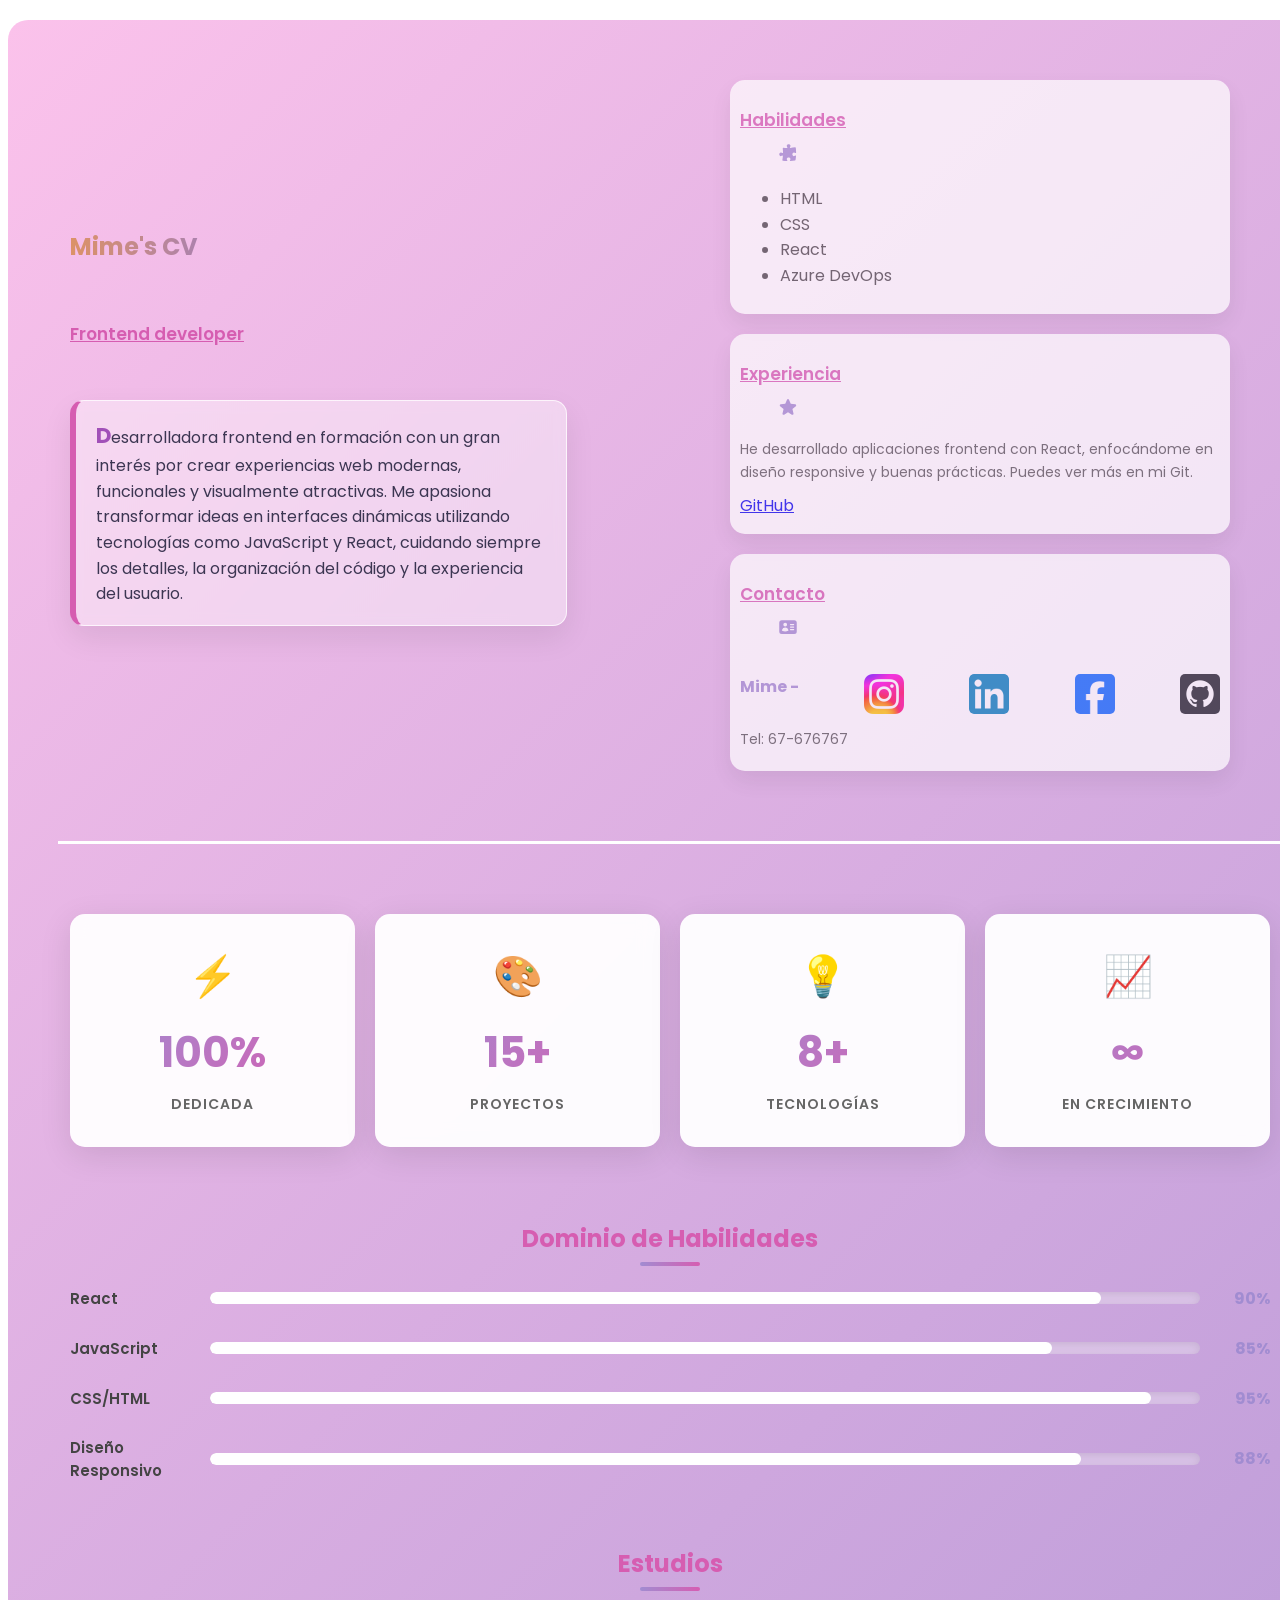
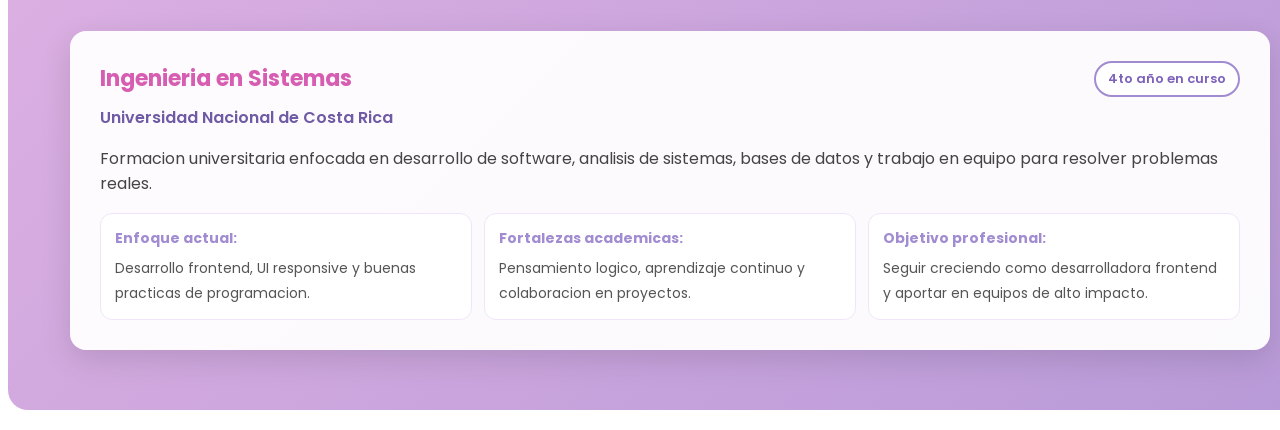
<file: index.html>
<!DOCTYPE html>
<html lang="en">
<head>
    <meta charset="UTF-8">
    <meta name="viewport" content="width=device-width, initial-scale=1.0">
    <link rel="stylesheet" href="style.css">
    <title>Document</title>
</head>
<body>
    <section class="container">
    <div class="main-content">
    <div class = "columnmain">
        <h1 class = "title">Mime's CV</h1>
        <h3 class = "subtitle"><u>Frontend developer</u></h3>
        <p class = "text">Desarrolladora frontend en formación con un gran interés por crear experiencias web modernas, funcionales y visualmente atractivas.  Me apasiona transformar ideas en interfaces dinámicas utilizando tecnologías como JavaScript y React, cuidando siempre los detalles, la organización del código y la experiencia del usuario.</p>
    </div>
    <div class = "column">

    <div class="card">
        <div class="card-content">
        <h3 class = "subtitle"><u>Habilidades</u></h3>
        <svg xmlns="http://www.w3.org/2000/svg" viewBox="0 0 24 24" fill="currentColor" class="size-6">
  <path d="M11.25 5.337c0-.355-.186-.676-.401-.959a1.647 1.647 0 0 1-.349-1.003c0-1.036 1.007-1.875 2.25-1.875S15 2.34 15 3.375c0 .369-.128.713-.349 1.003-.215.283-.401.604-.401.959 0 .332.278.598.61.578 1.91-.114 3.79-.342 5.632-.676a.75.75 0 0 1 .878.645 49.17 49.17 0 0 1 .376 5.452.657.657 0 0 1-.66.664c-.354 0-.675-.186-.958-.401a1.647 1.647 0 0 0-1.003-.349c-1.035 0-1.875 1.007-1.875 2.25s.84 2.25 1.875 2.25c.369 0 .713-.128 1.003-.349.283-.215.604-.401.959-.401.31 0 .557.262.534.571a48.774 48.774 0 0 1-.595 4.845.75.75 0 0 1-.61.61c-1.82.317-3.673.533-5.555.642a.58.58 0 0 1-.611-.581c0-.355.186-.676.401-.959.221-.29.349-.634.349-1.003 0-1.035-1.007-1.875-2.25-1.875s-2.25.84-2.25 1.875c0 .369.128.713.349 1.003.215.283.401.604.401.959a.641.641 0 0 1-.658.643 49.118 49.118 0 0 1-4.708-.36.75.75 0 0 1-.645-.878c.293-1.614.504-3.257.629-4.924A.53.53 0 0 0 5.337 15c-.355 0-.676.186-.959.401-.29.221-.634.349-1.003.349-1.036 0-1.875-1.007-1.875-2.25s.84-2.25 1.875-2.25c.369 0 .713.128 1.003.349.283.215.604.401.959.401a.656.656 0 0 0 .659-.663 47.703 47.703 0 0 0-.31-4.82.75.75 0 0 1 .83-.832c1.343.155 2.703.254 4.077.294a.64.64 0 0 0 .657-.642Z" />
</svg>
        <ul>
            <li class = "text">HTML</li>
            <li class = "text">CSS</li>
            <li class = "text">React</li>
            <li class = "text">Azure DevOps</li>
            </ul>
        </div>
    </div>

    <div class="card">
        <div class="card-content">
        <h3 class = "subtitle"><u>Experiencia</u></h3>
        <svg xmlns="http://www.w3.org/2000/svg" viewBox="0 0 24 24" fill="currentColor" class="size-6">
  <path fill-rule="evenodd" d="M10.788 3.21c.448-1.077 1.976-1.077 2.424 0l2.082 5.006 5.404.434c1.164.093 1.636 1.545.749 2.305l-4.117 3.527 1.257 5.273c.271 1.136-.964 2.033-1.96 1.425L12 18.354 7.373 21.18c-.996.608-2.231-.29-1.96-1.425l1.257-5.273-4.117-3.527c-.887-.76-.415-2.212.749-2.305l5.404-.434 2.082-5.005Z" clip-rule="evenodd" />
</svg>

        <p class = "text">He desarrollado aplicaciones frontend con React, enfocándome en diseño responsive y buenas prácticas. Puedes ver más en mi Git.</p>
        <a href="https://github.com/mimecaes" target="_blank">GitHub</a>
        </div>
    </div>

    <div class="card"> 
       
        <div class="card-content">
        <h3 class = "subtitle"><u>Contacto</u></h3>
         <svg xmlns="http://www.w3.org/2000/svg" viewBox="0 0 24 24" fill="currentColor" class="size-6">
  <path fill-rule="evenodd" d="M4.5 3.75a3 3 0 0 0-3 3v10.5a3 3 0 0 0 3 3h15a3 3 0 0 0 3-3V6.75a3 3 0 0 0-3-3h-15Zm4.125 3a2.25 2.25 0 1 0 0 4.5 2.25 2.25 0 0 0 0-4.5Zm-3.873 8.703a4.126 4.126 0 0 1 7.746 0 .75.75 0 0 1-.351.92 7.47 7.47 0 0 1-3.522.877 7.47 7.47 0 0 1-3.522-.877.75.75 0 0 1-.351-.92ZM15 8.25a.75.75 0 0 0 0 1.5h3.75a.75.75 0 0 0 0-1.5H15ZM14.25 12a.75.75 0 0 1 .75-.75h3.75a.75.75 0 0 1 0 1.5H15a.75.75 0 0 1-.75-.75Zm.75 2.25a.75.75 0 0 0 0 1.5h3.75a.75.75 0 0 0 0-1.5H15Z" clip-rule="evenodd" />
</svg>

        <div class = "row">
        <span>Mime -</span>
        <img src="src/Instagram_logo_2022.svg.png">
        <img src="src/LinkedIn_icon.svg.png">
        <img src="src/unnamed.webp">
        <img src="src/github-6980894_640.webp">
        </div>
        <p class = "text">Tel: 67-676767</p>
        </div>
    </div>
    </div>
    </div>

    <div class="divider-full"></div>

    <div class="showcase-container">
        <div class="stats-section">
            <div class="stat-item">
                <div class="stat-icon">⚡</div>
                <div class="stat-value">100%</div>
                <div class="stat-label">Dedicada</div>
            </div>
            <div class="stat-item">
                <div class="stat-icon">🎨</div>
                <div class="stat-value">15+</div>
                <div class="stat-label">Proyectos</div>
            </div>
            <div class="stat-item">
                <div class="stat-icon">💡</div>
                <div class="stat-value">8+</div>
                <div class="stat-label">Tecnologías</div>
            </div>
            <div class="stat-item">
                <div class="stat-icon">📈</div>
                <div class="stat-value">∞</div>
                <div class="stat-label">En Crecimiento</div>
            </div>
        </div>

        <div class="skills-visual">
            <h3 class="showcase-title">Dominio de Habilidades</h3>
            <div class="skill-bar-container">
                <div class="skill-bar-item">
                    <div class="skill-bar-label">React</div>
                    <div class="skill-bar-track">
                        <div class="skill-bar-fill" style="--skill-width: 90%"></div>
                    </div>
                    <div class="skill-bar-percent">90%</div>
                </div>
                <div class="skill-bar-item">
                    <div class="skill-bar-label">JavaScript</div>
                    <div class="skill-bar-track">
                        <div class="skill-bar-fill" style="--skill-width: 85%"></div>
                    </div>
                    <div class="skill-bar-percent">85%</div>
                </div>
                <div class="skill-bar-item">
                    <div class="skill-bar-label">CSS/HTML</div>
                    <div class="skill-bar-track">
                        <div class="skill-bar-fill" style="--skill-width: 95%"></div>
                    </div>
                    <div class="skill-bar-percent">95%</div>
                </div>
                <div class="skill-bar-item">
                    <div class="skill-bar-label">Diseño Responsivo</div>
                    <div class="skill-bar-track">
                        <div class="skill-bar-fill" style="--skill-width: 88%"></div>
                    </div>
                    <div class="skill-bar-percent">88%</div>
                </div>
            </div>
        </div>
    </div>

    <div class="education-section">
        <h3 class="showcase-title">Estudios</h3>

        <div class="education-card">
            <div class="education-header">
                <h4>Ingenieria en Sistemas</h4>
                <span class="education-status">4to año en curso</span>
            </div>
            <p class="education-institution">Universidad Nacional de Costa Rica</p>
            <p class="text">Formacion universitaria enfocada en desarrollo de software, analisis de sistemas, bases de datos y trabajo en equipo para resolver problemas reales.</p>

            <div class="education-details">
                <div class="education-detail-item">
                    <strong>Enfoque actual:</strong>
                    <span>Desarrollo frontend, UI responsive y buenas practicas de programacion.</span>
                </div>
                <div class="education-detail-item">
                    <strong>Fortalezas academicas:</strong>
                    <span>Pensamiento logico, aprendizaje continuo y colaboracion en proyectos.</span>
                </div>
                <div class="education-detail-item">
                    <strong>Objetivo profesional:</strong>
                    <span>Seguir creciendo como desarrolladora frontend y aportar en equipos de alto impacto.</span>
                </div>
            </div>
        </div>
    </div>

    <link href="https://fonts.googleapis.com/css2?family=Poppins:wght@400;600;700&display=swap" rel="stylesheet">
    </section>
</body>
</html>
</file>
<file: style.css>
.container {
  border-radius: 20px;
  background: linear-gradient(-45deg, #ff9a9e, #fad0c4, #a18cd1, #fbc2eb);
  background-size: 400% 400%;
  animation: gradientBG 10s ease infinite;
  align-items: center;
  justify-content: center;
  max-width: 1350px;
  width: calc(100% - 40px);
  min-height: auto;
  margin: 20px auto;
  padding: 60px 50px;
  display: flex;
  flex-direction: column;
  gap: 40px;
}

@keyframes gradientBG {
  0% { background-position: 0% 50%; }
  50% { background-position: 100% 50%; }
  100% { background-position: 0% 50%; }
}

.main-content {
  display: grid;
  grid-template-columns: 1.5fr 2fr;
  gap: 40px;
  align-items: center;
  width: 100%;
  max-width: 1200px;
  margin: 0 auto;
}

.column {
  display: flex;
  flex-direction: column;
  justify-content: center;
  align-items: flex-end;
  padding-right: 40px;
  gap: 20px;
}

.columnmain {
  display: flex;
  flex-direction: column;
  justify-content: center;
  align-items: flex-start;
  gap: 20px;
}

.card img {
  width: 40px;
  height: 40px;
  object-fit: cover;
  border-radius: 5px;
}

.card img:hover {
  transform: scale(1.2);
  transition: transform 0.7s ease;
}

.card svg {
    width: 20%;
    height:20px;
    color: #a18cd1;
}

.card-content {
  padding: 10px;
}

.card-content h3 {
  margin-bottom: 10px;
}

.card-content p {
  font-size: 14px;
  color: #555;
  margin-bottom: 10px;
}

.card-content span {
  font-weight: bold;
  color: #a18cd1;
}

  .card {
  width: 100%;
  max-width: 500px;
  min-height: 200px;

  background: white;
  border-radius: 15px;
  overflow: hidden;
  box-shadow: 0 10px 25px rgba(0, 0, 0, 0.1);
  

  opacity: 0.7;
  transition: opacity 0.4s ease, transform 0.3s ease;

  display: flex; 
  flex-direction: column;
  justify-content: left; 
  align-items: left;  
  text-align: left; 
}

.card:hover {
  opacity: 1;
  transform: translateY(-7px) translateX(-25px);
  border: 4px solid #fbc2eb;
}

.row {
    display: flex;
    justify-content: space-between;
    flex-direction: row;
    margin-top: 30px;
}

body {
  font-family: 'Poppins', sans-serif;
}

.title {
  background: linear-gradient(90deg, #dc9267, #947acf, #b24d96);
  background-size: 300% 300%;
  -webkit-background-clip: text;
  background-clip: text;
  -webkit-text-fill-color: transparent;
  animation: gradientMove 6s ease infinite;
}

@keyframes gradientMove {
  0% { background-position: 0% 50%; }
  50% { background-position: 100% 50%; }
  100% { background-position: 0% 50%; }
}

.subtitle {
  font-size: 17px;
  font-weight: 600;
  color: #d65db1; 
}

.text {
  font-size: 16px;
  font-weight: 400;
  color: #444444; 
  line-height: 1.6;
}

.columnmain > .text {
  max-width: 640px;
  background: rgba(255, 255, 255, 0.4);
  border: 1px solid rgba(255, 255, 255, 0.75);
  border-left: 6px solid #d65db1;
  border-radius: 14px;
  padding: 18px 20px;
  box-shadow: 0 12px 30px rgba(0, 0, 0, 0.08);
  backdrop-filter: blur(6px);
  position: relative;
  color: #3c3652;
}

.columnmain > .text::first-letter {
  font-size: 1.35em;
  font-weight: 700;
  color: #a150b8;
}

.divider-full {
  width: 100%;
  height: 3px;
  background: #ffffff;
  border: none;
  margin: 30px 0;
  opacity: 1;
}

.showcase-container {
  width: 100%;
  max-width: 1200px;
  margin: 0 auto;
  display: flex;
  flex-direction: column;
  gap: 50px;
}

.stats-section {
  display: grid;
  grid-template-columns: repeat(4, 1fr);
  gap: 20px;
  width: 100%;
}

.stat-item {
  background: rgba(255, 255, 255, 0.95);
  backdrop-filter: blur(10px);
  padding: 30px 20px;
  border-radius: 15px;
  text-align: center;
  box-shadow: 0 8px 32px rgba(0, 0, 0, 0.1);
  transition: all 0.4s cubic-bezier(0.34, 1.56, 0.64, 1);
  border: 2px solid transparent;
  position: relative;
  overflow: hidden;
}

.stat-item::before {
  content: '';
  position: absolute;
  top: 0;
  left: -100%;
  width: 100%;
  height: 100%;
  background: linear-gradient(90deg, transparent, rgba(255, 255, 255, 0.3), transparent);
  transition: left 0.5s ease;
}

.stat-item:hover::before {
  left: 100%;
}

.stat-item:hover {
  transform: translateY(-12px) scale(1.05);
  border-color: #a18cd1;
  box-shadow: 0 16px 48px rgba(161, 140, 209, 0.3);
}

.stat-icon {
  font-size: 40px;
  margin-bottom: 15px;
  display: inline-block;
}

.stat-value {
  font-size: 42px;
  font-weight: 700;
  background: linear-gradient(135deg, #a18cd1, #d65db1);
  -webkit-background-clip: text;
  -webkit-text-fill-color: transparent;
  background-clip: text;
  margin-bottom: 10px;
  display: block;
}

.stat-label {
  font-size: 14px;
  color: #666;
  font-weight: 600;
  text-transform: uppercase;
  letter-spacing: 1px;
}

.skills-visual {
  width: 100%;
}

.showcase-title {
  font-size: 24px;
  font-weight: 700;
  color: #d65db1;
  margin-bottom: 30px;
  text-align: center;
  position: relative;
  display: inline-block;
  width: 100%;
}

.showcase-title::after {
  content: '';
  position: absolute;
  bottom: -10px;
  left: 50%;
  transform: translateX(-50%);
  width: 60px;
  height: 4px;
  background: linear-gradient(90deg, #a18cd1, #d65db1);
  border-radius: 2px;
}

.skill-bar-container {
  display: flex;
  flex-direction: column;
  gap: 25px;
}

.skill-bar-item {
  display: grid;
  grid-template-columns: 120px 1fr 50px;
  align-items: center;
  gap: 20px;
}

.skill-bar-label {
  font-weight: 600;
  color: #444;
  font-size: 15px;
}

.skill-bar-track {
  height: 12px;
  background: rgba(255, 255, 255, 0.35);
  border-radius: 10px;
  overflow: hidden;
  box-shadow: inset 0 2px 8px rgba(0, 0, 0, 0.1);
  position: relative;
}

.skill-bar-fill {
  height: 100%;
  width: var(--skill-width);
  background: #ffffff;
  border-radius: 10px;
  box-shadow: none;
}

.skill-bar-percent {
  font-weight: 700;
  color: #a18cd1;
  font-size: 16px;
  text-align: right;
}

.education-section {
  width: 100%;
  max-width: 1200px;
  margin: 0 auto;
  display: flex;
  flex-direction: column;
  gap: 20px;
}

.education-card {
  background: rgba(255, 255, 255, 0.95);
  border-radius: 16px;
  padding: 28px;
  box-shadow: 0 10px 30px rgba(0, 0, 0, 0.12);
  border: 2px solid transparent;
  transition: transform 0.3s ease, border-color 0.3s ease;
}

.education-card:hover {
  transform: translateY(-6px);
  border-color: #fbc2eb;
}

.education-header {
  display: flex;
  justify-content: space-between;
  align-items: center;
  gap: 12px;
  margin-bottom: 8px;
}

.education-header h4 {
  margin: 0;
  font-size: 22px;
  color: #d65db1;
}

.education-status {
  background: #fff;
  border: 2px solid #a18cd1;
  border-radius: 999px;
  padding: 6px 12px;
  color: #7d62bb;
  font-weight: 600;
  font-size: 13px;
  white-space: nowrap;
}

.education-institution {
  color: #6f5aa5;
  font-weight: 600;
  margin-top: 0;
  margin-bottom: 12px;
}

.education-details {
  display: grid;
  grid-template-columns: repeat(3, 1fr);
  gap: 12px;
  margin-top: 16px;
}

.education-detail-item {
  background: #ffffff;
  border-radius: 12px;
  padding: 14px;
  border: 1px solid #f1e5fa;
}

.education-detail-item strong {
  display: block;
  color: #a18cd1;
  margin-bottom: 6px;
  font-size: 14px;
}

.education-detail-item span {
  color: #555;
  font-size: 14px;
  line-height: 1.4;
}

@media (max-width: 768px){

  .container{
    padding: 40px 20px;
    gap: 30px;
  }

  .main-content {
    grid-template-columns: 1fr;
    gap: 20px;
  }

  .column{
    align-items: center;
    padding-right: 0;
  }

  .columnmain{
    text-align: center;
    align-items: center;
    padding-right: 0;
  }

  .columnmain > .text {
    text-align: left;
    padding: 16px;
  }

  .row{
    flex-wrap: wrap;
    gap: 10px;
  }

  .stats-section {
    grid-template-columns: repeat(2, 1fr);
    gap: 15px;
  }

  .stat-item {
    padding: 20px 15px;
  }

  .stat-icon {
    font-size: 32px;
  }

  .stat-value {
    font-size: 32px;
  }

  .showcase-container {
    padding: 0;
  }

  .skill-bar-item {
    grid-template-columns: 90px 1fr 45px;
    gap: 15px;
  }

  .education-card {
    padding: 20px;
  }

  .education-header {
    flex-direction: column;
    align-items: flex-start;
  }

  .education-header h4 {
    font-size: 20px;
  }

  .education-status {
    font-size: 12px;
  }

  .education-details {
    grid-template-columns: 1fr;
  }

}
</file>
